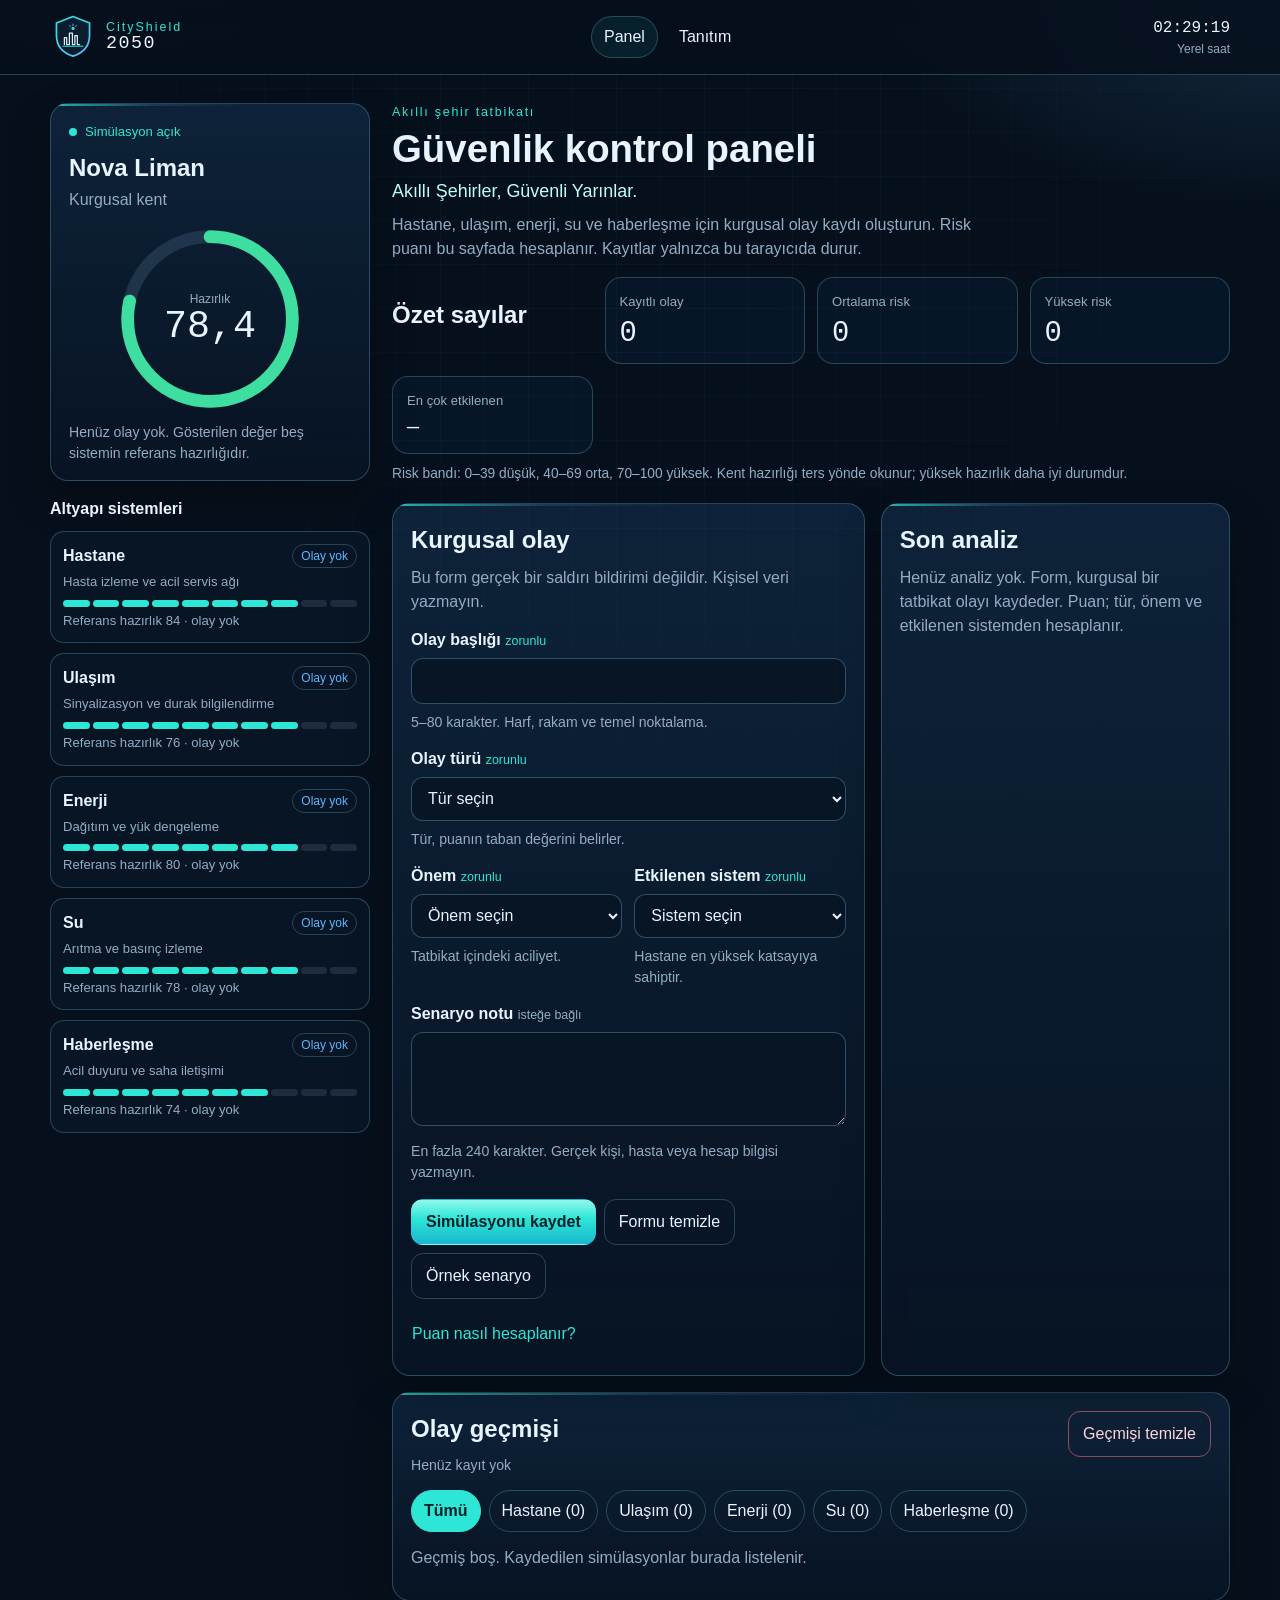
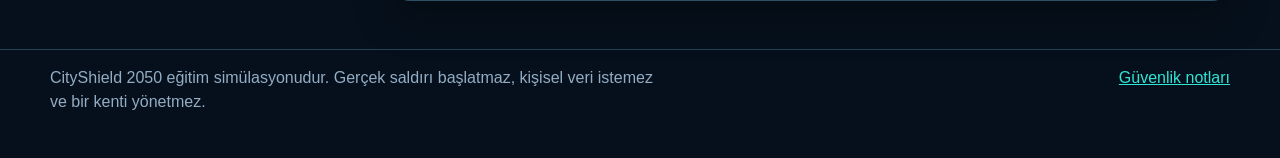
<file: index.html>
<!DOCTYPE html>
<html lang="tr">
<head>
  <meta charset="utf-8">
  <meta name="viewport" content="width=device-width, initial-scale=1">
  <meta name="description" content="CityShield 2050, kurgusal Nova Liman kentinin hastane, ulaşım, enerji, su ve haberleşme sistemleri için eğitim amaçlı siber güvenlik simülasyonudur.">
  <meta name="color-scheme" content="dark">
  <meta name="referrer" content="no-referrer">
  <meta http-equiv="Content-Security-Policy" content="default-src 'self'; img-src 'self'; style-src 'self'; script-src 'self'; font-src 'self'; connect-src 'none'; object-src 'none'; base-uri 'self'; form-action 'none'; frame-ancestors 'none'">
  <title>CityShield 2050 | Güvenlik Paneli</title>
  <link rel="icon" href="favicon.svg" type="image/svg+xml">
  <link rel="stylesheet" href="style.css">
  <script src="script.js" defer></script>
</head>
<body>
  <a class="skip-link" href="#icerik">İçeriğe geç</a>

  <header class="topbar">
    <div class="app topbar-inner">
      <a class="brand" href="index.html">
        <img src="logo.svg" width="46" height="46" alt="">
        <span class="brand-text">
          <span class="brand-kicker">CityShield</span>
          <span class="brand-name">2050</span>
        </span>
      </a>
      <nav class="nav" aria-label="Sayfalar">
        <a href="index.html" aria-current="page">Panel</a>
        <a href="tanitim.html">Tanıtım</a>
      </nav>
      <p class="clock">
        <span id="clock">--:--:--</span>
        <span class="clock-label">Yerel saat</span>
      </p>
    </div>
  </header>

  <main id="icerik" class="app layout">
    <aside class="sidebar">
      <section class="card gauge-card" aria-labelledby="gauge-heading">
        <p class="live"><span class="live-dot" aria-hidden="true"></span> Simülasyon açık</p>
        <h2 id="gauge-heading">Nova Liman</h2>
        <p class="mini">Kurgusal kent</p>
        <div class="gauge-wrap">
          <svg id="gauge" class="gauge-svg" viewBox="0 0 120 120" role="img" aria-label="Kent hazırlığı">
            <circle class="gauge-track" cx="60" cy="60" r="52"></circle>
            <circle id="gauge-arc" cx="60" cy="60" r="52"></circle>
          </svg>
          <div class="gauge-copy">
            <p class="gauge-kicker">Hazırlık</p>
            <p id="gauge-value" class="gauge-value">—</p>
          </div>
        </div>
        <p id="gauge-caption" class="help"></p>
      </section>

      <section aria-labelledby="systems-heading">
        <h2 id="systems-heading">Altyapı sistemleri</h2>
        <div id="system-list" class="system-list"></div>
      </section>
    </aside>

    <div class="content">
      <header class="page-intro">
        <p class="eyebrow">Akıllı şehir tatbikatı</p>
        <h1>Güvenlik kontrol paneli</h1>
        <p class="slogan">Akıllı Şehirler, Güvenli Yarınlar.</p>
        <p class="lede">Hastane, ulaşım, enerji, su ve haberleşme için kurgusal olay kaydı oluşturun. Risk puanı bu sayfada hesaplanır. Kayıtlar yalnızca bu tarayıcıda durur.</p>
      </header>

      <p id="notice" class="notice" role="status" hidden></p>

      <section class="stats" aria-labelledby="stats-heading">
        <h2 id="stats-heading" class="visually-hidden">Özet sayılar</h2>
        <article class="stat">
          <p class="stat-label">Kayıtlı olay</p>
          <p id="stat-count" class="stat-value">—</p>
        </article>
        <article class="stat">
          <p class="stat-label">Ortalama risk</p>
          <p id="stat-avg" class="stat-value">—</p>
        </article>
        <article class="stat">
          <p class="stat-label">Yüksek risk</p>
          <p id="stat-high" class="stat-value">—</p>
        </article>
        <article class="stat">
          <p class="stat-label">En çok etkilenen</p>
          <p id="stat-system" class="stat-value stat-text">—</p>
        </article>
      </section>
      <p class="legend">Risk bandı: 0–39 düşük, 40–69 orta, 70–100 yüksek. Kent hazırlığı ters yönde okunur; yüksek hazırlık daha iyi durumdur.</p>

      <div class="workspace">
        <form id="event-form" class="card form-card" autocomplete="off" novalidate>
          <h2>Kurgusal olay</h2>
          <p class="lede">Bu form gerçek bir saldırı bildirimi değildir. Kişisel veri yazmayın.</p>

          <div class="field">
            <label for="title">Olay başlığı <span class="req">zorunlu</span></label>
            <input id="title" name="title" type="text" maxlength="80" lang="tr" autocomplete="off" spellcheck="true" required>
            <p id="title-help" class="help">5–80 karakter. Harf, rakam ve temel noktalama.</p>
            <p id="title-error" class="field-error" role="alert"></p>
          </div>

          <div class="field">
            <label for="type">Olay türü <span class="req">zorunlu</span></label>
            <select id="type" name="type" required></select>
            <p id="type-help" class="help">Tür, puanın taban değerini belirler.</p>
            <p id="type-error" class="field-error" role="alert"></p>
          </div>

          <div class="split">
            <div class="field">
              <label for="severity">Önem <span class="req">zorunlu</span></label>
              <select id="severity" name="severity" required></select>
              <p id="severity-help" class="help">Tatbikat içindeki aciliyet.</p>
              <p id="severity-error" class="field-error" role="alert"></p>
            </div>
            <div class="field">
              <label for="system">Etkilenen sistem <span class="req">zorunlu</span></label>
              <select id="system" name="system" required></select>
              <p id="system-help" class="help">Hastane en yüksek katsayıya sahiptir.</p>
              <p id="system-error" class="field-error" role="alert"></p>
            </div>
          </div>

          <div class="field">
            <label for="note">Senaryo notu <span class="opt">isteğe bağlı</span></label>
            <textarea id="note" name="note" rows="3" maxlength="240" lang="tr" autocomplete="off" spellcheck="true"></textarea>
            <p id="note-help" class="help">En fazla 240 karakter. Gerçek kişi, hasta veya hesap bilgisi yazmayın.</p>
            <p id="note-error" class="field-error" role="alert"></p>
          </div>

          <div class="actions">
            <button type="submit" class="button primary">Simülasyonu kaydet</button>
            <button type="button" class="button ghost" id="reset-form">Formu temizle</button>
            <button type="button" class="button ghost" id="fill-sample">Örnek senaryo</button>
          </div>

          <button type="button" class="button texty" id="formula-toggle" aria-expanded="false" aria-controls="formula-panel">Puan nasıl hesaplanır?</button>
          <div id="formula-panel" class="formula" hidden></div>
        </form>

        <section class="card result tone-idle" id="result" aria-labelledby="result-heading">
          <h2 id="result-heading" tabindex="-1">Son analiz</h2>
          <div id="result-body"></div>
        </section>
      </div>

      <section class="card history" id="gecmis" aria-labelledby="history-heading">
        <div class="section-head">
          <div>
            <h2 id="history-heading" tabindex="-1">Olay geçmişi</h2>
            <p id="history-count" class="help"></p>
          </div>
          <button type="button" class="button danger" id="clear-history" aria-expanded="false" aria-controls="clear-box">Geçmişi temizle</button>
        </div>
        <div id="clear-box" class="confirm-box" hidden>
          <p>Kayıtlı simülasyonların tümü bu tarayıcıdan silinecek.</p>
          <div class="actions">
            <button type="button" class="button danger" id="clear-yes">Evet, sil</button>
            <button type="button" class="button ghost" id="clear-no">Vazgeç</button>
          </div>
        </div>
        <div id="filters" class="filters" role="group" aria-label="Sistem filtresi"></div>
        <p id="history-empty" class="empty" hidden></p>
        <ul id="history-list" class="history-list"></ul>
      </section>
    </div>
  </main>

  <footer class="footer">
    <div class="app footer-inner">
      <p>CityShield 2050 eğitim simülasyonudur. Gerçek saldırı başlatmaz, kişisel veri istemez ve bir kenti yönetmez.</p>
      <a href="tanitim.html#guvenlik">Güvenlik notları</a>
    </div>
  </footer>

  <noscript>
    <p class="noscript">Bu panel JavaScript olmadan hesaplama yapmaz. Komut dosyası yalnızca bu sayfadadır; ağ isteği gönderilmez.</p>
  </noscript>
</body>
</html>
</file>
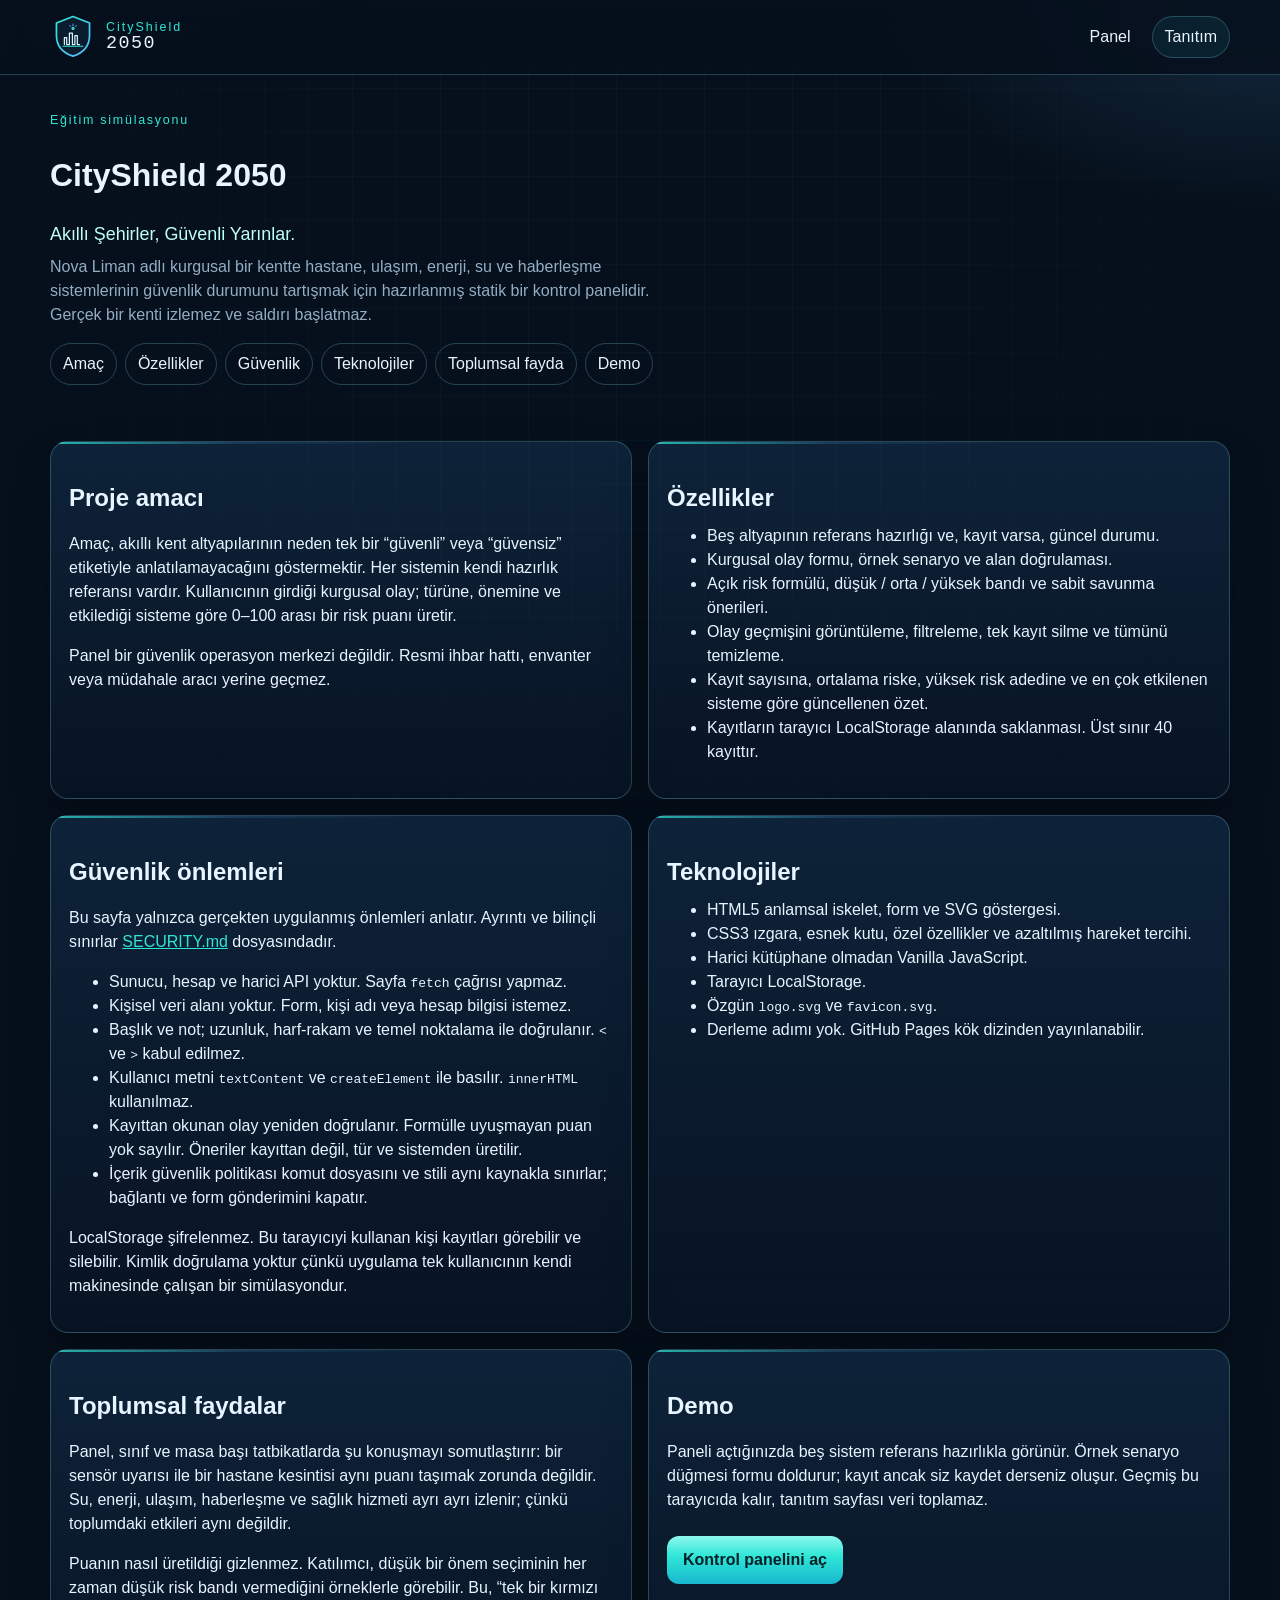
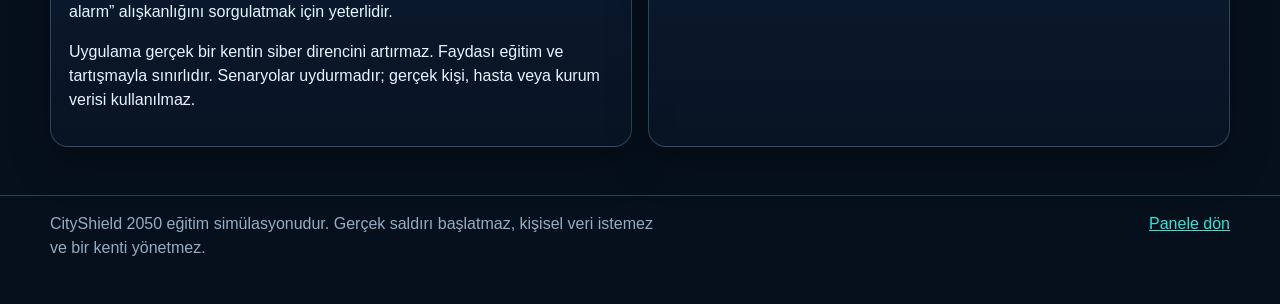
<file: tanitim.html>
<!DOCTYPE html>
<html lang="tr">
<head>
  <meta charset="utf-8">
  <meta name="viewport" content="width=device-width, initial-scale=1">
  <meta name="description" content="CityShield 2050 tanıtımı: kurgusal akıllı kent siber güvenlik simülasyonunun amacı, özellikleri, güvenlik sınırları ve teknolojileri.">
  <meta name="color-scheme" content="dark">
  <meta name="referrer" content="no-referrer">
  <meta http-equiv="Content-Security-Policy" content="default-src 'self'; img-src 'self'; style-src 'self'; script-src 'self'; font-src 'self'; connect-src 'none'; object-src 'none'; base-uri 'self'; form-action 'none'; frame-ancestors 'none'">
  <title>CityShield 2050 | Tanıtım</title>
  <link rel="icon" href="favicon.svg" type="image/svg+xml">
  <link rel="stylesheet" href="style.css">
</head>
<body class="doc-page">
  <a class="skip-link" href="#icerik">İçeriğe geç</a>
  <header class="topbar">
    <div class="app topbar-inner">
      <a class="brand" href="index.html">
        <img src="logo.svg" width="46" height="46" alt="">
        <span class="brand-text">
          <span class="brand-kicker">CityShield</span>
          <span class="brand-name">2050</span>
        </span>
      </a>
      <nav class="nav" aria-label="Sayfalar">
        <a href="index.html">Panel</a>
        <a href="tanitim.html" aria-current="page">Tanıtım</a>
      </nav>
    </div>
  </header>

  <main id="icerik" class="app layout">
    <header class="doc-hero">
      <p class="eyebrow">Eğitim simülasyonu</p>
      <h1>CityShield 2050</h1>
      <p class="slogan">Akıllı Şehirler, Güvenli Yarınlar.</p>
      <p class="lede">Nova Liman adlı kurgusal bir kentte hastane, ulaşım, enerji, su ve haberleşme sistemlerinin güvenlik durumunu tartışmak için hazırlanmış statik bir kontrol panelidir. Gerçek bir kenti izlemez ve saldırı başlatmaz.</p>
      <nav class="toc" aria-label="Tanıtım bölümleri">
        <a href="#amac">Amaç</a>
        <a href="#ozellikler">Özellikler</a>
        <a href="#guvenlik">Güvenlik</a>
        <a href="#teknolojiler">Teknolojiler</a>
        <a href="#fayda">Toplumsal fayda</a>
        <a href="#demo">Demo</a>
      </nav>
    </header>

    <div class="doc-grid">
      <section class="card doc-block" id="amac">
        <h2>Proje amacı</h2>
        <p>Amaç, akıllı kent altyapılarının neden tek bir “güvenli” veya “güvensiz” etiketiyle anlatılamayacağını göstermektir. Her sistemin kendi hazırlık referansı vardır. Kullanıcının girdiği kurgusal olay; türüne, önemine ve etkilediği sisteme göre 0–100 arası bir risk puanı üretir.</p>
        <p>Panel bir güvenlik operasyon merkezi değildir. Resmi ihbar hattı, envanter veya müdahale aracı yerine geçmez.</p>
      </section>

      <section class="card doc-block" id="ozellikler">
        <h2>Özellikler</h2>
        <ul>
          <li>Beş altyapının referans hazırlığı ve, kayıt varsa, güncel durumu.</li>
          <li>Kurgusal olay formu, örnek senaryo ve alan doğrulaması.</li>
          <li>Açık risk formülü, düşük / orta / yüksek bandı ve sabit savunma önerileri.</li>
          <li>Olay geçmişini görüntüleme, filtreleme, tek kayıt silme ve tümünü temizleme.</li>
          <li>Kayıt sayısına, ortalama riske, yüksek risk adedine ve en çok etkilenen sisteme göre güncellenen özet.</li>
          <li>Kayıtların tarayıcı LocalStorage alanında saklanması. Üst sınır 40 kayıttır.</li>
        </ul>
      </section>

      <section class="card doc-block" id="guvenlik">
        <h2>Güvenlik önlemleri</h2>
        <p>Bu sayfa yalnızca gerçekten uygulanmış önlemleri anlatır. Ayrıntı ve bilinçli sınırlar <a href="SECURITY.md">SECURITY.md</a> dosyasındadır.</p>
        <ul>
          <li>Sunucu, hesap ve harici API yoktur. Sayfa <code>fetch</code> çağrısı yapmaz.</li>
          <li>Kişisel veri alanı yoktur. Form, kişi adı veya hesap bilgisi istemez.</li>
          <li>Başlık ve not; uzunluk, harf-rakam ve temel noktalama ile doğrulanır. <code>&lt;</code> ve <code>&gt;</code> kabul edilmez.</li>
          <li>Kullanıcı metni <code>textContent</code> ve <code>createElement</code> ile basılır. <code>innerHTML</code> kullanılmaz.</li>
          <li>Kayıttan okunan olay yeniden doğrulanır. Formülle uyuşmayan puan yok sayılır. Öneriler kayıttan değil, tür ve sistemden üretilir.</li>
          <li>İçerik güvenlik politikası komut dosyasını ve stili aynı kaynakla sınırlar; bağlantı ve form gönderimini kapatır.</li>
        </ul>
        <p>LocalStorage şifrelenmez. Bu tarayıcıyi kullanan kişi kayıtları görebilir ve silebilir. Kimlik doğrulama yoktur çünkü uygulama tek kullanıcının kendi makinesinde çalışan bir simülasyondur.</p>
      </section>

      <section class="card doc-block" id="teknolojiler">
        <h2>Teknolojiler</h2>
        <ul>
          <li>HTML5 anlamsal iskelet, form ve SVG göstergesi.</li>
          <li>CSS3 ızgara, esnek kutu, özel özellikler ve azaltılmış hareket tercihi.</li>
          <li>Harici kütüphane olmadan Vanilla JavaScript.</li>
          <li>Tarayıcı LocalStorage.</li>
          <li>Özgün <code>logo.svg</code> ve <code>favicon.svg</code>.</li>
          <li>Derleme adımı yok. GitHub Pages kök dizinden yayınlanabilir.</li>
        </ul>
      </section>

      <section class="card doc-block" id="fayda">
        <h2>Toplumsal faydalar</h2>
        <p>Panel, sınıf ve masa başı tatbikatlarda şu konuşmayı somutlaştırır: bir sensör uyarısı ile bir hastane kesintisi aynı puanı taşımak zorunda değildir. Su, enerji, ulaşım, haberleşme ve sağlık hizmeti ayrı ayrı izlenir; çünkü toplumdaki etkileri aynı değildir.</p>
        <p>Puanın nasıl üretildiği gizlenmez. Katılımcı, düşük bir önem seçiminin her zaman düşük risk bandı vermediğini örneklerle görebilir. Bu, “tek bir kırmızı alarm” alışkanlığını sorgulatmak için yeterlidir.</p>
        <p>Uygulama gerçek bir kentin siber direncini artırmaz. Faydası eğitim ve tartışmayla sınırlıdır. Senaryolar uydurmadır; gerçek kişi, hasta veya kurum verisi kullanılmaz.</p>
      </section>

      <section class="card doc-block" id="demo">
        <h2>Demo</h2>
        <p>Paneli açtığınızda beş sistem referans hazırlıkla görünür. Örnek senaryo düğmesi formu doldurur; kayıt ancak siz kaydet derseniz oluşur. Geçmiş bu tarayıcıda kalır, tanıtım sayfası veri toplamaz.</p>
        <a class="cta" href="index.html">Kontrol panelini aç</a>
      </section>
    </div>
  </main>

  <footer class="footer">
    <div class="app footer-inner">
      <p>CityShield 2050 eğitim simülasyonudur. Gerçek saldırı başlatmaz, kişisel veri istemez ve bir kenti yönetmez.</p>
      <a href="index.html">Panele dön</a>
    </div>
  </footer>
</body>
</html>
</file>
<file: style.css>
/* CityShield 2050 — koyu lacivert panel, neon mavi ve turkuaz ayrıntılar. */

:root {
  --bg: #06101c;
  --bg-2: #0a1830;
  --card: rgba(10, 26, 44, 0.92);
  --line: rgba(120, 196, 220, 0.28);
  --text: #e8f4ff;
  --muted: #93adc4;
  --cyan: #2ee6d6;
  --blue: #5eb6ff;
  --green: #3ddea0;
  --amber: #f0c14b;
  --rose: #ff6d84;
  --shadow: 0 18px 40px rgba(0, 0, 0, 0.28);
  --radius: 18px;
  --mono: Consolas, "Cascadia Mono", "Segoe UI Mono", ui-monospace, monospace;
  --sans: "Segoe UI", "Avenir Next", "Trebuchet MS", sans-serif;
}

* { box-sizing: border-box; }

[hidden] { display: none !important; }

html { scroll-behavior: smooth; }

body {
  margin: 0;
  min-height: 100vh;
  color: var(--text);
  font-family: var(--sans);
  line-height: 1.5;
  background:
    radial-gradient(900px 480px at 0% -10%, rgba(46, 230, 214, 0.12), transparent 55%),
    radial-gradient(800px 420px at 100% 0%, rgba(94, 182, 255, 0.16), transparent 50%),
    var(--bg);
}

body::before {
  content: "";
  position: fixed;
  inset: 0;
  pointer-events: none;
  background-image:
    linear-gradient(rgba(120, 180, 210, 0.045) 1px, transparent 1px),
    linear-gradient(90deg, rgba(120, 180, 210, 0.045) 1px, transparent 1px);
  background-size: 44px 44px;
  mask-image: radial-gradient(circle at 50% 20%, #000 15%, transparent 78%);
}

a { color: var(--cyan); }

a:hover { color: #bffff6; }

.skip-link {
  position: absolute;
  left: 12px;
  top: -48px;
  z-index: 20;
  padding: 8px 12px;
  background: var(--cyan);
  color: #042028;
  border-radius: 8px;
  font-weight: 700;
}

.skip-link:focus { top: 12px; }

.app {
  width: min(1180px, calc(100% - 28px));
  margin: 0 auto;
}

.topbar {
  position: sticky;
  top: 0;
  z-index: 10;
  background: rgba(6, 16, 28, 0.86);
  border-bottom: 1px solid var(--line);
  backdrop-filter: blur(14px);
}

.topbar-inner,
.footer-inner {
  display: flex;
  align-items: center;
  justify-content: space-between;
  gap: 16px;
  min-height: 74px;
}

.brand {
  display: flex;
  align-items: center;
  gap: 10px;
  color: inherit;
  text-decoration: none;
}

.brand-text { display: flex; flex-direction: column; line-height: 1.05; }

.brand-kicker {
  font-size: 0.78rem;
  letter-spacing: 0.16em;
  color: var(--cyan);
}

.brand-name {
  font-family: var(--mono);
  font-size: 1.15rem;
  letter-spacing: 0.08em;
}

.nav { display: flex; gap: 8px; }

.nav a {
  color: var(--text);
  text-decoration: none;
  padding: 8px 12px;
  border-radius: 999px;
  border: 1px solid transparent;
}

.nav a[aria-current="page"],
.nav a:hover {
  border-color: var(--line);
  background: rgba(46, 230, 214, 0.08);
}

.clock {
  margin: 0;
  text-align: right;
  font-family: var(--mono);
}

.clock-label {
  display: block;
  color: var(--muted);
  font-family: var(--sans);
  font-size: 0.75rem;
}

.layout {
  display: grid;
  grid-template-columns: minmax(260px, 320px) minmax(0, 1fr);
  gap: 22px;
  align-items: start;
  padding: 28px 0 48px;
}

.sidebar { position: sticky; top: 92px; }

.card {
  background:
    linear-gradient(90deg, rgba(46, 230, 214, 0.75), rgba(94, 182, 255, 0.15) 32%, transparent 62%) top / 100% 2px no-repeat,
    linear-gradient(180deg, rgba(14, 36, 58, 0.96), rgba(8, 20, 36, 0.94));
  border: 1px solid var(--line);
  border-radius: var(--radius);
  box-shadow: var(--shadow);
}

.gauge-card { padding: 18px 18px 16px; margin-bottom: 16px; }

.live {
  display: flex;
  align-items: center;
  gap: 8px;
  margin: 0 0 8px;
  color: var(--cyan);
  font-size: 0.82rem;
}

.live-dot {
  width: 8px;
  height: 8px;
  border-radius: 50%;
  background: var(--cyan);
  box-shadow: 0 0 0 0 rgba(46, 230, 214, 0.7);
  animation: pulse 1.8s ease-out infinite;
}

.gauge-card h2,
.page-intro h1,
.form-card h2,
.result h2,
.history h2,
.side-doc h2,
.doc h2 {
  margin: 0;
}

.mini,
.help,
.lede,
.legend,
.meta,
.disclaimer,
.empty,
.footer p,
.noscript {
  color: var(--muted);
}

.mini { margin: 2px 0 12px; }

.gauge-wrap {
  position: relative;
  width: 190px;
  margin: 8px auto 6px;
}

.gauge-svg { width: 100%; height: auto; display: block; }

.gauge-track,
#gauge-arc {
  fill: none;
  stroke-width: 8;
}

.gauge-track { stroke: rgba(140, 180, 210, 0.16); }

#gauge-arc {
  stroke: var(--cyan);
  stroke-linecap: round;
  transform: rotate(-90deg);
  transform-origin: 60px 60px;
}

.gauge-svg.tone-good #gauge-arc { stroke: var(--green); }
.gauge-svg.tone-mid #gauge-arc { stroke: var(--amber); }
.gauge-svg.tone-bad #gauge-arc { stroke: var(--rose); }

.gauge-copy {
  position: absolute;
  inset: 0;
  display: grid;
  place-items: center;
  align-content: center;
  pointer-events: none;
}

.gauge-kicker {
  margin: 0;
  color: var(--muted);
  font-size: 0.75rem;
}

.gauge-value {
  margin: 0;
  font-family: var(--mono);
  font-size: 2.4rem;
  line-height: 1;
}

.help { margin: 8px 0 0; font-size: 0.88rem; }

#systems-heading { font-size: 1rem; margin: 0 0 10px; }

.system-list { display: grid; gap: 10px; }

.system-card {
  width: 100%;
  padding: 12px;
  color: inherit;
  font: inherit;
  text-align: left;
  cursor: pointer;
  border-radius: 14px;
  border: 1px solid var(--line);
  background: rgba(8, 22, 38, 0.88);
}

.system-card[aria-pressed="true"] {
  border-color: var(--cyan);
  box-shadow: inset 0 0 0 1px rgba(46, 230, 214, 0.35);
}

.system-head {
  display: flex;
  justify-content: space-between;
  gap: 8px;
  align-items: center;
}

.system-name { font-weight: 700; }

.system-scope,
.system-meta {
  display: block;
  color: var(--muted);
  font-size: 0.82rem;
}

.system-scope { margin: 4px 0 8px; }

.status-pill {
  border-radius: 999px;
  padding: 2px 8px;
  font-size: 0.75rem;
  border: 1px solid var(--line);
}

.tone-idle .status-pill { color: var(--blue); }
.tone-low .status-pill,
.badge.tone-low { color: var(--green); border-color: rgba(61, 222, 160, 0.45); }
.tone-mid .status-pill,
.badge.tone-mid { color: var(--amber); border-color: rgba(240, 193, 75, 0.5); }
.tone-high .status-pill,
.badge.tone-high { color: var(--rose); border-color: rgba(255, 109, 132, 0.55); }

.tone-high .status-pill { animation: pulse 1.6s ease-in-out infinite; }

.meter {
  display: grid;
  grid-template-columns: repeat(10, 1fr);
  gap: 3px;
  margin: 4px 0;
}

.meter-cell {
  height: 7px;
  border-radius: 99px;
  background: rgba(140, 180, 210, 0.16);
}

.meter .on { background: var(--blue); }
.meter.tone-low .on { background: var(--green); }
.meter.tone-mid .on { background: var(--amber); }
.meter.tone-high .on { background: var(--rose); }
.meter.tone-idle .on { background: var(--cyan); }

.page-intro { margin-bottom: 16px; }

.eyebrow {
  margin: 0 0 6px;
  color: var(--cyan);
  letter-spacing: 0.14em;
  font-size: 0.78rem;
}

.page-intro h1 { font-size: clamp(1.8rem, 3vw, 2.5rem); line-height: 1.1; }

.slogan {
  margin: 8px 0;
  color: #bffff6;
  font-size: 1.12rem;
}

.lede { margin: 0; max-width: 68ch; }

.notice {
  margin: 0 0 14px;
  padding: 10px 12px;
  border-radius: 12px;
  border: 1px solid var(--line);
}

.notice.ok { color: #c9ffe8; border-color: rgba(61, 222, 160, 0.45); }
.notice.warn { color: #ffe7ad; border-color: rgba(240, 193, 75, 0.5); }
.notice.err { color: #ffd0d8; border-color: rgba(255, 109, 132, 0.55); }
.notice.info { color: var(--text); }

.stats {
  display: grid;
  grid-template-columns: repeat(4, minmax(0, 1fr));
  gap: 12px;
}

.stat {
  padding: 14px;
  border-radius: 16px;
  border: 1px solid var(--line);
  background: rgba(8, 24, 42, 0.8);
}

.stat-label { margin: 0; color: var(--muted); font-size: 0.82rem; }

.stat-value {
  margin: 6px 0 0;
  font-family: var(--mono);
  font-size: 1.8rem;
  line-height: 1.1;
}

.stat-text { font-size: 1.25rem; }

.legend { margin: 10px 0 18px; font-size: 0.86rem; }

.workspace {
  display: grid;
  grid-template-columns: minmax(0, 1.15fr) minmax(280px, 0.85fr);
  gap: 16px;
}

.form-card,
.result,
.history,
.doc-block { padding: 18px; }

.form-card h2,
.result h2,
.history h2 { margin-bottom: 8px; }

.field { margin-top: 14px; }

.split {
  display: grid;
  grid-template-columns: 1fr 1fr;
  gap: 12px;
}

label { display: block; font-weight: 650; margin-bottom: 6px; }

.req { color: var(--cyan); font-weight: 500; font-size: 0.78rem; }
.opt { color: var(--muted); font-weight: 500; font-size: 0.78rem; }

input,
select,
textarea {
  width: 100%;
  min-height: 44px;
  padding: 10px 12px;
  color: var(--text);
  font: inherit;
  border-radius: 12px;
  border: 1px solid rgba(120, 190, 220, 0.35);
  background: #081525;
}

textarea { resize: vertical; min-height: 84px; }

input:focus,
select:focus,
textarea:focus { border-color: var(--cyan); }

[aria-invalid="true"] { border-color: var(--rose); }

.field-error { min-height: 0; margin: 6px 0 0; color: #ffb3c0; font-size: 0.86rem; }
.field-error:empty { display: none; }

.actions {
  display: flex;
  flex-wrap: wrap;
  gap: 8px;
  margin-top: 16px;
}

.button {
  min-height: 44px;
  padding: 10px 14px;
  border-radius: 12px;
  border: 1px solid transparent;
  font: inherit;
  cursor: pointer;
}

.button.primary {
  color: #042028;
  font-weight: 750;
  background: linear-gradient(180deg, #8ff8ee, #2ee6d6 42%, #19b7cf);
}

.button.ghost {
  color: var(--text);
  background: transparent;
  border-color: var(--line);
}

.button.danger {
  color: #ffd5dc;
  background: transparent;
  border-color: rgba(255, 109, 132, 0.55);
}

.button.texty {
  margin-top: 12px;
  padding-left: 0;
  color: var(--cyan);
  background: transparent;
}

.button.small { min-height: 36px; padding: 6px 10px; }

.formula {
  margin-top: 8px;
  padding: 12px;
  border-radius: 12px;
  background: rgba(4, 14, 26, 0.45);
  border: 1px solid var(--line);
}

.formula h3,
.subhead { font-size: 0.95rem; margin: 12px 0 6px; }

.plain-list,
.advice { margin: 0; padding-left: 1.1rem; }

.plain-list li,
.advice li { margin: 4px 0; }

.score-row {
  display: flex;
  align-items: center;
  gap: 12px;
  margin: 8px 0;
}

.score-big {
  margin: 0;
  font-family: var(--mono);
  font-size: 3rem;
  line-height: 0.9;
}

.result-title { margin: 0; font-size: 1.15rem; }

.badge {
  display: inline-flex;
  align-items: center;
  min-height: 28px;
  padding: 2px 8px;
  border-radius: 999px;
  border: 1px solid var(--line);
  background: rgba(4, 12, 22, 0.35);
}

.calc { font-family: var(--mono); font-size: 0.86rem; }

.note { white-space: pre-wrap; }

.user-text { overflow-wrap: anywhere; }

.disclaimer { font-size: 0.86rem; }

.result.tone-low { box-shadow: inset 0 0 0 1px rgba(61, 222, 160, 0.25), var(--shadow); }
.result.tone-mid { box-shadow: inset 0 0 0 1px rgba(240, 193, 75, 0.28), var(--shadow); }
.result.tone-high { box-shadow: inset 0 0 0 1px rgba(255, 109, 132, 0.32), var(--shadow); }

.history { margin-top: 16px; }

.section-head {
  display: flex;
  justify-content: space-between;
  gap: 12px;
  align-items: flex-start;
}

.filters { display: flex; flex-wrap: wrap; gap: 8px; margin: 14px 0; }

.chip {
  min-height: 40px;
  padding: 8px 12px;
  color: var(--text);
  font: inherit;
  cursor: pointer;
  border-radius: 999px;
  border: 1px solid var(--line);
  background: transparent;
}

.chip[aria-pressed="true"] {
  color: #042028;
  background: var(--cyan);
  border-color: var(--cyan);
  font-weight: 700;
}

.history-list {
  list-style: none;
  margin: 0;
  padding: 0 4px 4px 0;
  display: grid;
  gap: 10px;
  max-height: 640px;
  overflow: auto;
}

.history-item {
  padding: 12px;
  border-radius: 14px;
  border: 1px solid var(--line);
  background: rgba(5, 16, 30, 0.55);
}

.history-top {
  display: flex;
  justify-content: space-between;
  gap: 10px;
  align-items: flex-start;
}

.history-title { margin: 0; font-size: 1rem; }

.meta { margin: 6px 0; font-size: 0.86rem; }

.row-actions,
.confirm-copy { margin-top: 8px; }

.row-actions { display: flex; flex-wrap: wrap; gap: 8px; align-items: center; }

.confirm-box {
  margin-top: 12px;
  padding: 12px;
  border-radius: 12px;
  border: 1px solid rgba(255, 109, 132, 0.45);
}

.confirm-box p { margin: 0; }

.empty { margin: 8px 0; }

.footer {
  border-top: 1px solid var(--line);
  padding-bottom: 20px;
}

.footer-inner { align-items: flex-start; padding: 16px 0 24px; }

.footer p { margin: 0; max-width: 70ch; }

.noscript {
  width: min(1180px, calc(100% - 28px));
  margin: 12px auto 28px;
  padding: 12px;
  border: 1px solid var(--line);
  border-radius: 12px;
}

.doc-page .layout { grid-template-columns: 1fr; }

.doc-hero { padding: 8px 0 18px; }

.doc-grid {
  display: grid;
  grid-template-columns: repeat(2, minmax(0, 1fr));
  gap: 16px;
}

.doc-block h2 { margin-bottom: 8px; }

.doc-block p,
.doc-block li { color: var(--text); }

.doc-block ul,
.doc-block ol { margin-top: 8px; }

.toc { display: flex; flex-wrap: wrap; gap: 8px; margin: 16px 0; }

.toc a {
  text-decoration: none;
  border: 1px solid var(--line);
  border-radius: 999px;
  padding: 8px 12px;
  color: var(--text);
}

table {
  width: 100%;
  border-collapse: collapse;
  font-size: 0.92rem;
}

th,
td {
  text-align: left;
  padding: 8px 6px;
  border-bottom: 1px solid var(--line);
  vertical-align: top;
}

.cta {
  display: inline-flex;
  align-items: center;
  min-height: 48px;
  margin-top: 8px;
  padding: 12px 16px;
  color: #042028;
  font-weight: 750;
  text-decoration: none;
  border-radius: 12px;
  background: linear-gradient(180deg, #8ff8ee, #2ee6d6 42%, #19b7cf);
}

:focus-visible {
  outline: 2px solid var(--cyan);
  outline-offset: 3px;
}

@keyframes pulse {
  0% { box-shadow: 0 0 0 0 rgba(46, 230, 214, 0.45); }
  70% { box-shadow: 0 0 0 8px rgba(46, 230, 214, 0); }
  100% { box-shadow: 0 0 0 0 rgba(46, 230, 214, 0); }
}

@keyframes rise {
  from { opacity: 0; transform: translateY(8px); }
  to { opacity: 1; transform: none; }
}

.enter { animation: rise 0.45s ease; }

@media (max-width: 980px) {
  .layout,
  .workspace,
  .doc-grid,
  .stats { grid-template-columns: 1fr 1fr; }

  .layout { grid-template-columns: 1fr; }
  .sidebar { position: static; }
  .workspace { grid-template-columns: 1fr; }
}

@media (max-width: 720px) {
  .topbar-inner,
  .footer-inner,
  .section-head { flex-direction: column; align-items: flex-start; }

  .clock { text-align: left; }
  .stats,
  .split,
  .doc-grid { grid-template-columns: 1fr; }

  .actions .button,
  .section-head .button { width: 100%; }
}

@media (prefers-reduced-motion: reduce) {
  html { scroll-behavior: auto; }
  *, *::before, *::after {
    animation: none !important;
    transition: none !important;
  }
}
</file>
